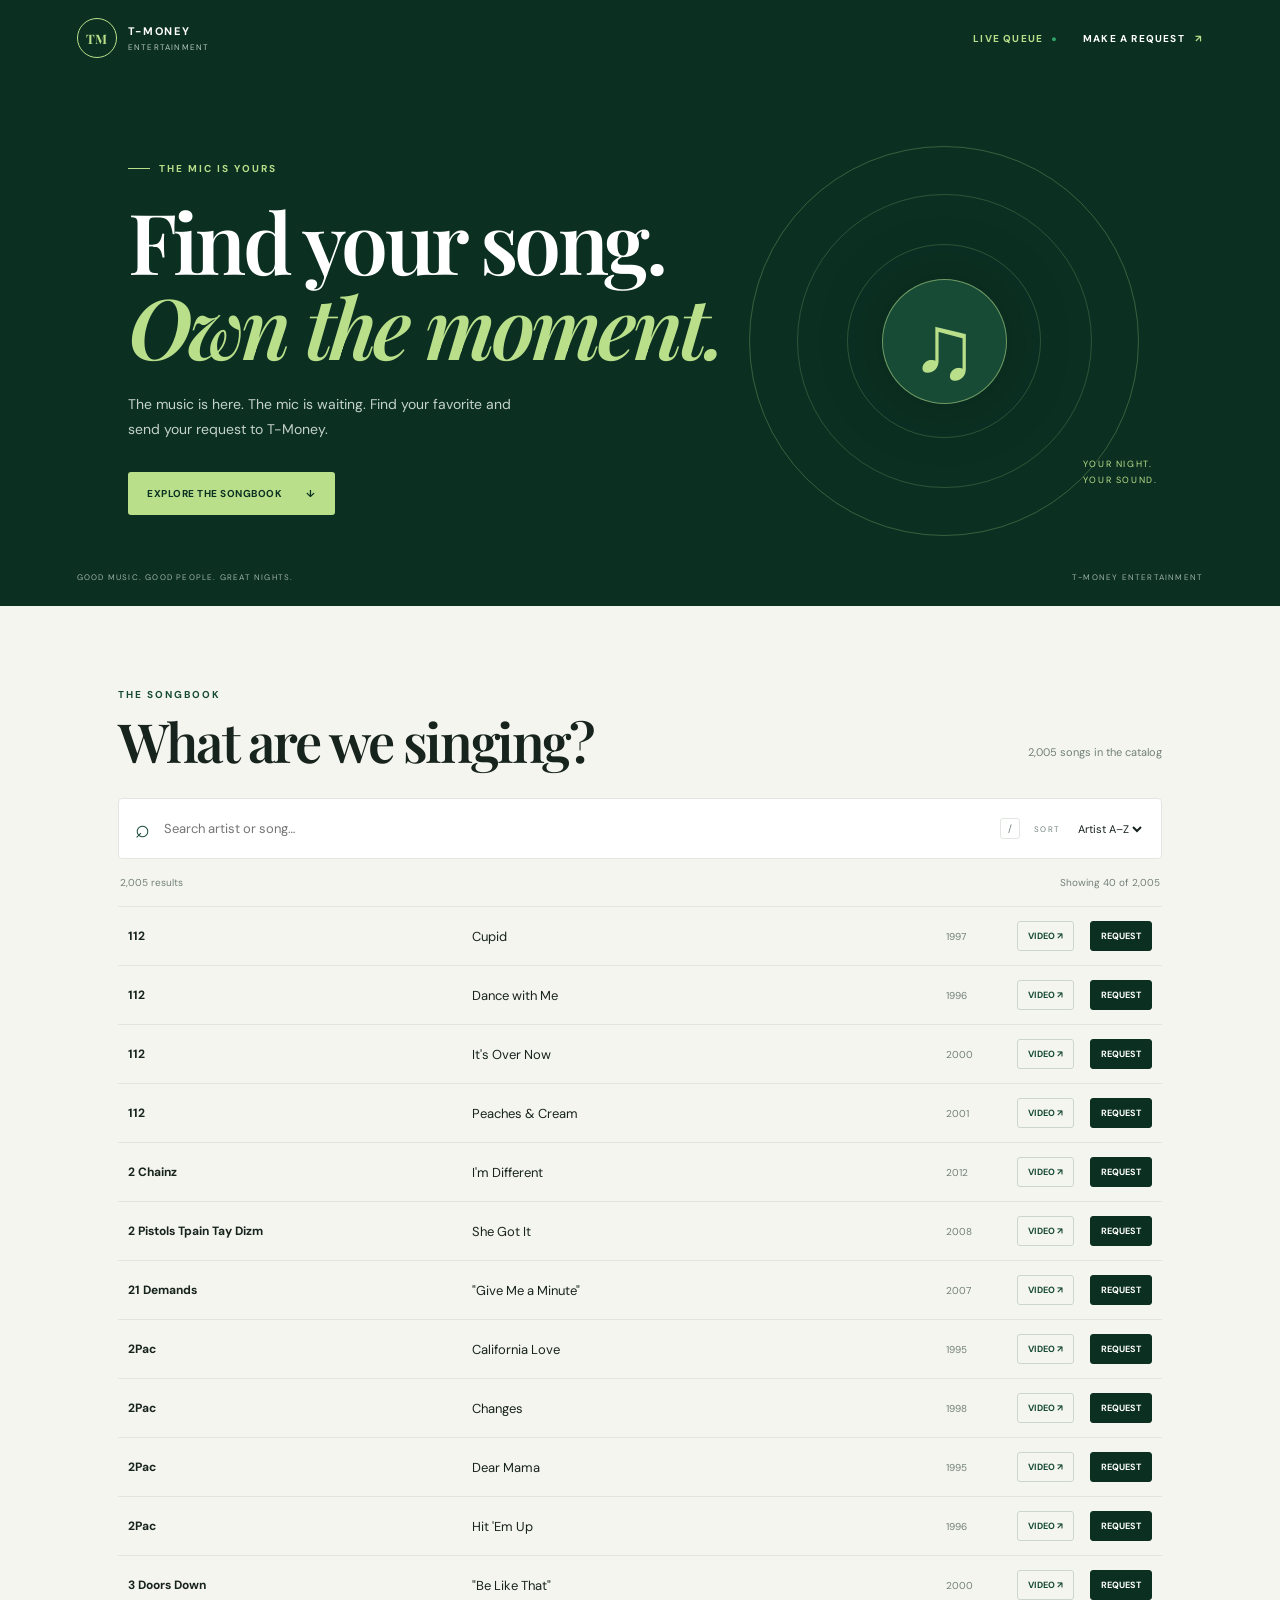
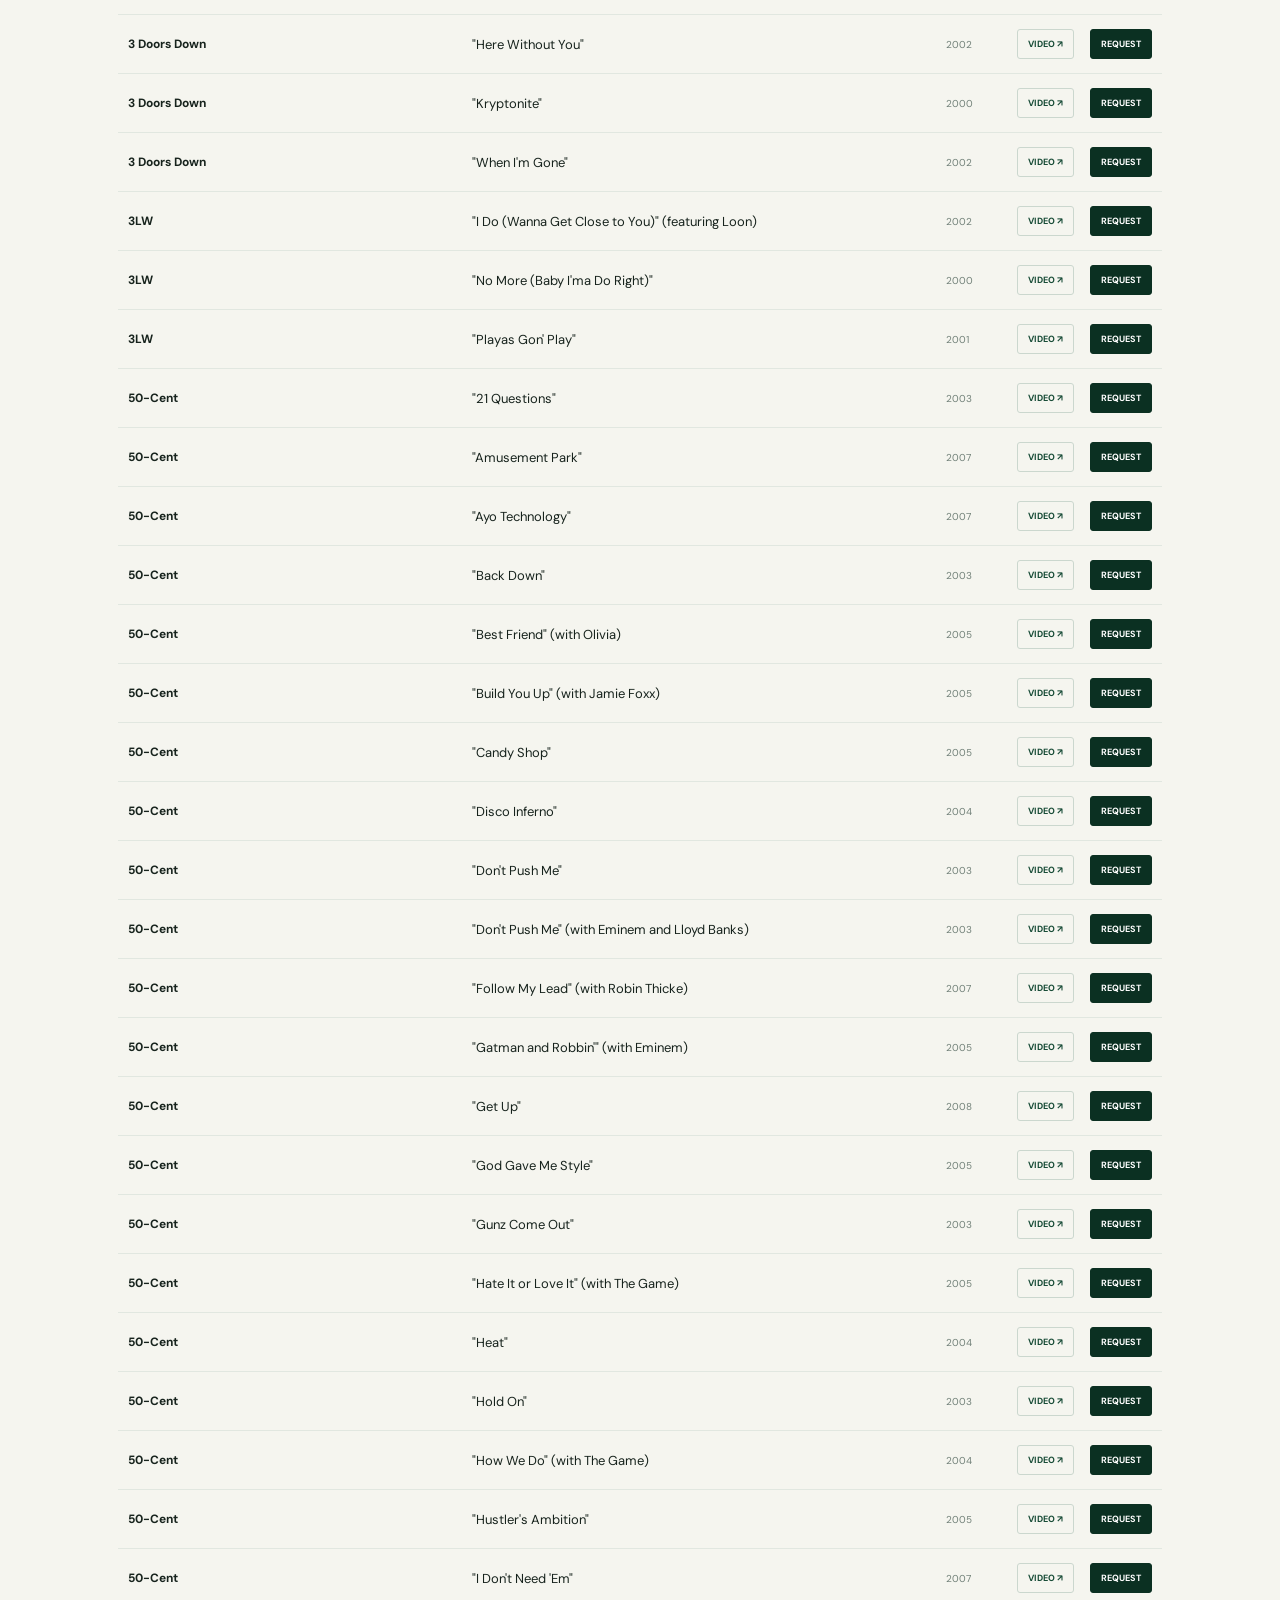
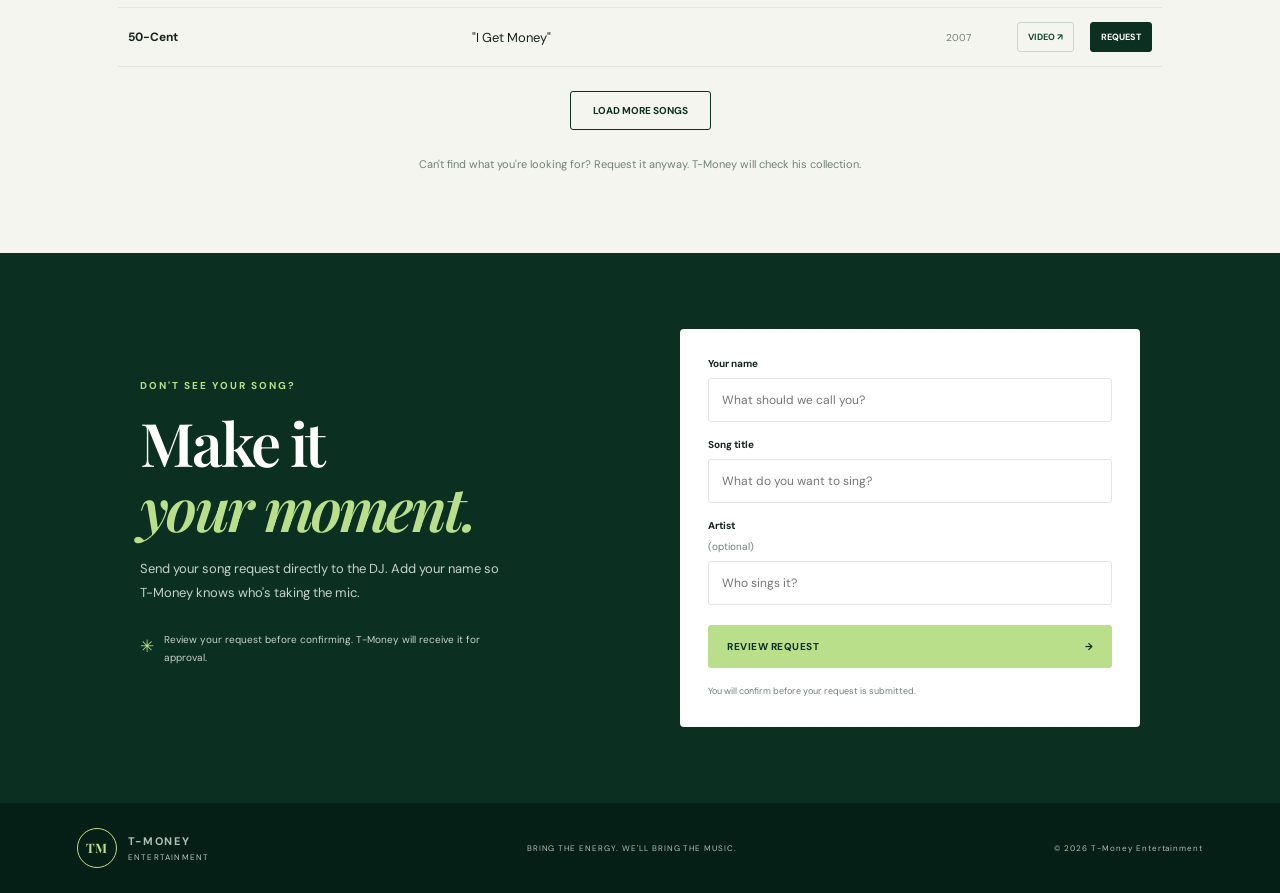
<file: index.html>
<!doctype html>
<html lang="en">
<head>
<meta charset="utf-8"><meta name="viewport" content="width=device-width,initial-scale=1">
<meta name="theme-color" content="#0b3022"><meta name="description" content="Browse the T-Money Entertainment karaoke songbook and request your song.">
<title>T-Money Entertainment | Karaoke Songbook</title>
<link rel="preconnect" href="https://fonts.googleapis.com"><link rel="preconnect" href="https://fonts.gstatic.com" crossorigin>
<link href="https://fonts.googleapis.com/css2?family=DM+Sans:wght@400;500;600;700&family=Playfair+Display:wght@600;700&display=swap" rel="stylesheet">
<link rel="stylesheet" href="styles.css"><script src="config.js"></script><script src="app.js" defer></script>
</head>
<body>
<header class="topbar"><a class="brand" href="#"><span class="brand-mark">TM</span><span><b>T-MONEY</b><small>ENTERTAINMENT</small></span></a><nav class="top-nav"><a class="top-link queue-link" href="queue.html">LIVE QUEUE <span>●</span></a><a class="top-link" href="#request">MAKE A REQUEST <span>↗</span></a></nav></header>
<main>
<section class="hero"><div class="hero-copy"><p class="eyebrow"><i></i> THE MIC IS YOURS</p><h1>Find your song.<br><em>Own the moment.</em></h1><p class="hero-sub">The music is here. The mic is waiting. Find your favorite and send your request to T-Money.</p><a class="button button-lime" href="#songbook">EXPLORE THE SONGBOOK <span>↓</span></a></div><div class="hero-orbit" aria-hidden="true"><div class="orbit orbit-a"></div><div class="orbit orbit-b"></div><div class="music-note">♫</div><span class="orbit-caption">YOUR NIGHT.<br>YOUR SOUND.</span></div><div class="hero-foot"><span>GOOD MUSIC. GOOD PEOPLE. GREAT NIGHTS.</span><span>T-MONEY ENTERTAINMENT</span></div></section>
<section class="catalog wrap" id="songbook"><div class="section-head"><div><p class="eyebrow eyebrow-dark">THE SONGBOOK</p><h2>What are we singing?</h2></div><p class="count" id="catalog-count">Loading songs…</p></div>
<div class="search-tools"><label class="search"><span>⌕</span><input id="search" type="search" placeholder="Search artist or song…" autocomplete="off" aria-label="Search artist or song"><kbd>/</kbd></label><label class="sort-label" for="sort">SORT</label><select id="sort" aria-label="Sort songs"><option value="artist">Artist A–Z</option><option value="title">Song A–Z</option><option value="year">Year</option></select></div>
<div class="result-line"><span id="result-count">All songs</span><span id="showing"></span></div><div id="song-list" class="song-list" aria-live="polite"><p class="loading">Loading the songbook…</p></div><button id="load-more" class="load-more" type="button" hidden>LOAD MORE SONGS</button>
<p class="catalog-hint">Can't find what you're looking for? Request it anyway. T-Money will check his collection.</p></section>
<section class="request-section" id="request"><div class="request-inner"><div class="request-copy"><p class="eyebrow">DON'T SEE YOUR SONG?</p><h2>Make it<br><em>your moment.</em></h2><p>Send your song request directly to the DJ. Add your name so T-Money knows who's taking the mic.</p><p class="request-note"><span>✳</span> Review your request before confirming. T-Money will receive it for approval.</p></div>
<form id="request-form" class="request-form"><label>Your name<input id="requester" maxlength="60" placeholder="What should we call you?" required></label><label>Song title<input id="request-title" maxlength="120" placeholder="What do you want to sing?" required></label><label>Artist <span class="optional">(optional)</span><input id="request-artist" maxlength="120" placeholder="Who sings it?"></label><button class="button button-lime send-button" type="submit">REVIEW REQUEST <span>→</span></button><p id="form-message" class="form-message" role="status">You will confirm before your request is submitted.</p></form><dialog id="confirm-dialog" class="confirm-dialog"><div class="confirm-card"><p class="eyebrow eyebrow-dark">ONE LAST CHECK</p><h2>Send this request?</h2><div id="confirm-details" class="confirm-details"></div><p class="confirm-copy">Your request will be sent to T-Money for approval. It will not enter the singer rotation until accepted.</p><div class="confirm-actions"><button id="cancel-request" class="button button-quiet" type="button">GO BACK</button><button id="confirm-request" class="button button-lime" type="button">CONFIRM &amp; SEND</button></div></div></dialog></div></section>
</main><footer class="footer"><a class="brand" href="#"><span class="brand-mark">TM</span><span><b>T-MONEY</b><small>ENTERTAINMENT</small></span></a><span class="footer-tag">BRING THE ENERGY. WE'LL BRING THE MUSIC.</span><span>© <span id="year"></span> T-Money Entertainment</span></footer>
</body></html>
</file>
<file: styles.css>
:root{--green:#0b3022;--green2:#174b36;--money:#2fa66a;--lime:#b9df8b;--cream:#f5f5ef;--ink:#17231d;--muted:#718078;--line:#e1e7e0;--serif:"Playfair Display",Georgia,serif;--sans:"DM Sans",Arial,sans-serif}*{box-sizing:border-box}html{scroll-behavior:smooth}body{margin:0;background:var(--cream);color:var(--ink);font-family:var(--sans)}a{color:inherit;text-decoration:none}.topbar{height:76px;padding:0 clamp(20px,6vw,88px);display:flex;align-items:center;justify-content:space-between;background:var(--green);color:#fff}.brand{display:inline-flex;align-items:center;gap:11px}.brand-mark{height:40px;width:40px;border:1px solid var(--lime);border-radius:50%;display:grid;place-items:center;color:var(--lime);font:700 13px var(--serif)}.brand b,.brand small{display:block;letter-spacing:.15em}.brand b{font-size:11px}.brand small{font-size:8px;color:#b7c8bd;margin-top:4px}.top-link{font-size:10px;font-weight:700;letter-spacing:.12em}.top-link span{color:var(--lime);margin-left:7px}.hero{min-height:530px;position:relative;overflow:hidden;display:flex;align-items:center;padding:70px clamp(24px,10vw,150px) 75px;background:var(--green);color:#fff}.hero-copy{position:relative;z-index:2;max-width:620px}.eyebrow{display:flex;align-items:center;gap:9px;margin:0;color:var(--lime);font-size:10px;font-weight:700;letter-spacing:.2em}.eyebrow i{width:22px;height:1px;background:var(--lime)}h1,h2{font-family:var(--serif);font-weight:600;letter-spacing:-.045em}h1{font-size:clamp(48px,7vw,84px);line-height:1.02;margin:23px 0}h1 em,h2 em{color:var(--lime);font-weight:600}.hero-sub{max-width:390px;color:#c5d2ca;font-size:14px;line-height:1.8;margin:0 0 30px}.button{display:inline-flex;align-items:center;justify-content:space-between;gap:24px;border:0;border-radius:3px;padding:15px 19px;font:700 10px var(--sans);letter-spacing:.05em;cursor:pointer;transition:transform .18s,filter .18s}.button:hover{transform:translateY(-2px);filter:brightness(1.05)}.button-lime{background:var(--lime);color:var(--green)}.hero-orbit{position:absolute;right:clamp(25px,11vw,165px);top:50%;transform:translateY(-50%);width:min(37vw,390px);aspect-ratio:1;border:1px solid #b9df8b44;border-radius:50%;display:grid;place-items:center}.orbit{position:absolute;border:1px solid #b9df8b33;border-radius:50%}.orbit-a{inset:12%}.orbit-b{inset:25%}.music-note{width:125px;height:125px;border:1px solid #b9df8b88;border-radius:50%;background:var(--green2);display:grid;place-items:center;color:var(--lime);font:90px var(--serif);box-shadow:0 0 70px #0003}.orbit-caption{position:absolute;right:-5%;bottom:12%;font-size:9px;line-height:1.8;letter-spacing:.18em;color:var(--lime)}.hero-foot{position:absolute;bottom:24px;left:clamp(20px,6vw,88px);right:clamp(20px,6vw,88px);display:flex;justify-content:space-between;color:#9eb1a5;font-size:8px;letter-spacing:.15em}.wrap{max-width:1100px;margin:auto;padding:82px 28px}.section-head{display:flex;align-items:end;justify-content:space-between;margin-bottom:28px}.eyebrow-dark{color:var(--green2)}h2{font-size:clamp(36px,5vw,54px);line-height:1.08;margin:11px 0 0}.count{font-size:11px;color:var(--muted)}.search-tools{display:flex;align-items:center;gap:14px;padding:13px 16px;background:#fff;border:1px solid var(--line);border-radius:4px}.search{display:flex;align-items:center;gap:12px;flex:1}.search>span{font-size:25px;color:var(--green2)}.search input{width:100%;border:0;outline:0;font:13px var(--sans)}kbd{border:1px solid var(--line);border-radius:3px;padding:3px 7px;color:var(--muted);font:10px var(--sans)}.sort-label{font-size:8px;letter-spacing:.15em;color:var(--muted)}select{border:0;background:white;color:var(--ink);font:11px var(--sans);outline:0}.result-line{display:flex;justify-content:space-between;padding:17px 2px;color:var(--muted);font-size:10px}.song-list{border-top:1px solid var(--line)}.song-row{display:grid;grid-template-columns:1fr 1.4fr 55px auto auto;align-items:center;gap:16px;padding:14px 10px;border-bottom:1px solid var(--line)}.song-row:hover{background:#fff}.artist{font-size:12px;font-weight:700}.title{font-size:13px}.song-year{font-size:10px;color:var(--muted)}.video-link,.request-song{padding:8px 10px;border:1px solid #cbd7ce;border-radius:3px;background:transparent;color:var(--green2);font:700 9px var(--sans);white-space:nowrap;cursor:pointer}.request-song{background:var(--green);border-color:var(--green);color:white}.loading,.empty{padding:36px 10px;text-align:center;color:var(--muted);font-size:13px}.load-more{display:block;margin:24px auto 0;padding:12px 22px;border:1px solid var(--green);border-radius:3px;background:transparent;color:var(--green);font:700 10px var(--sans);cursor:pointer}.catalog-hint{text-align:center;color:var(--muted);font-size:11px;margin:27px 0 0}.request-section{background:var(--green);color:#fff;padding:76px 28px}.request-inner{max-width:1000px;margin:auto;display:grid;grid-template-columns:1fr 1fr;gap:80px;align-items:center}.request-copy h2{font-size:clamp(42px,5vw,60px);margin:18px 0}.request-copy>p:not(.eyebrow){max-width:360px;color:#c5d2ca;font-size:13px;line-height:1.8}.request-note{display:flex;gap:10px;margin-top:27px!important;font-size:10px!important}.request-note span{color:var(--lime);font-size:17px}.request-form{display:grid;gap:16px;padding:28px;background:#fff;color:var(--ink);border-radius:4px}.request-form label{display:grid;gap:8px;font-size:10px;font-weight:700}.request-form input{padding:13px;border:1px solid var(--line);border-radius:3px;font:12px var(--sans);outline-color:var(--money)}.optional{font-weight:400;color:var(--muted)}.send-button{width:100%;margin-top:4px}.form-message{margin:0;color:var(--muted);font-size:9px;line-height:1.6}.footer{min-height:90px;display:flex;align-items:center;justify-content:space-between;gap:18px;padding:20px clamp(20px,6vw,88px);background:#061f16;color:#aebfb5}.footer-tag,.footer>span:last-child{font-size:8px;letter-spacing:.12em}@media(max-width:760px){.hero{min-height:560px;padding:65px 24px 85px;align-items:flex-start}.hero-orbit{width:210px;right:-40px;top:auto;bottom:55px;transform:none;opacity:.55}.music-note{width:80px;height:80px;font-size:60px}.hero-foot{font-size:7px}.hero-foot span:last-child{display:none}.wrap{padding:62px 18px}.section-head{align-items:start;flex-direction:column;gap:8px}.search-tools{flex-wrap:wrap}.search{flex-basis:100%}.sort-label{margin-left:4px}.song-row{grid-template-columns:1fr auto;gap:7px 12px;padding:14px 8px}.artist{grid-column:1}.title{grid-column:1;grid-row:2}.song-year{grid-column:1;grid-row:3}.video-link{grid-column:2;grid-row:1}.request-song{grid-column:2;grid-row:2/4}.request-section{padding:62px 18px}.request-inner{grid-template-columns:1fr;gap:32px}.footer{flex-wrap:wrap}.footer-tag{display:none}}
.top-nav{display:flex;align-items:center;gap:25px}.queue-link{color:var(--lime)}.queue-link span{font-size:9px;color:var(--money);margin-left:5px}
.confirm-dialog{width:min(92vw,470px);border:0;border-radius:8px;padding:0;background:transparent;box-shadow:0 24px 80px #0005}.confirm-dialog::backdrop{background:#061f16bb;backdrop-filter:blur(3px)}.confirm-card{background:var(--cream);padding:30px;border-radius:8px}.confirm-card h2{font-size:36px;margin:12px 0 20px}.confirm-details{background:#fff;border:1px solid var(--line);padding:16px;border-radius:5px;display:grid;gap:7px;font-size:13px}.confirm-details strong{font-size:15px}.confirm-copy{font-size:12px;line-height:1.7;color:var(--muted)}.confirm-actions{display:flex;gap:10px;margin-top:22px}.confirm-actions button{flex:1;justify-content:center}.button-quiet{background:#e5e9e3;color:var(--green)}.form-message[data-state=error]{color:#a33}.form-message[data-state=success]{color:#17643c}
.live-page{min-height:100vh;background:var(--green);color:#fff}.live-main,.dj-main{max-width:900px;margin:auto;padding:65px 25px 85px}.live-heading h1,.dj-heading h1{font-size:clamp(48px,8vw,76px);line-height:1.02;margin:18px 0}.live-heading>p:last-child{color:#c5d2ca;font-size:13px}.live-now{margin:40px 0 48px;padding:30px;background:var(--green2);border:1px solid #b9df8b55;border-radius:8px}.live-label{color:var(--lime);font-size:10px;font-weight:700;letter-spacing:.2em}.live-now h2{font-size:clamp(32px,5vw,48px);margin:13px 0 5px}.live-now>p:last-child{color:#d2ded5;font-size:14px}.coming-heading{display:flex;align-items:center;justify-content:space-between;gap:15px;margin-bottom:18px}.coming-heading h2{font-size:30px;margin:0}.coming-heading>span{font-size:11px;color:#c5d2ca}.public-queue{border-top:1px solid #ffffff30}.public-queue-row{display:flex;align-items:center;gap:20px;padding:19px 10px;border-bottom:1px solid #ffffff25}.queue-number{font:600 24px var(--serif);color:var(--lime);min-width:24px}.queue-person{display:grid;gap:5px}.queue-person strong{font-size:14px}.queue-person small{font-size:11px;color:#c5d2ca}.queue-empty{padding:25px 5px;color:#c5d2ca;font-size:12px}.queue-cta{display:flex;align-items:center;justify-content:space-between;gap:20px;margin-top:48px;padding:22px 0;border-top:1px solid #ffffff25}.queue-cta p{font:600 22px var(--serif)}.live-footnote{color:#9eb1a5;font-size:10px;margin-top:28px}.dj-heading{margin-bottom:30px}.dj-panel{background:#fff;color:var(--ink);border-radius:7px;padding:25px;margin:20px 0}.dj-panel h2{font-size:26px;margin:0}.dj-login{display:grid;gap:15px;max-width:420px;margin-top:20px}.dj-login label{display:grid;gap:7px;font-size:11px;font-weight:700}.dj-login input{padding:12px;border:1px solid var(--line);border-radius:3px;font:13px var(--sans)}.dj-list{border-top:1px solid var(--line)}.dj-row{display:flex;align-items:center;justify-content:space-between;gap:15px;padding:15px 0;border-bottom:1px solid var(--line)}.dj-row>div:first-child{display:grid;gap:5px}.dj-row strong{font-size:12px}.dj-row small{font-size:11px;color:var(--muted)}.dj-actions{display:flex;gap:6px}.dj-actions button{padding:8px 10px;border:1px solid var(--green);border-radius:3px;background:var(--green);color:white;font:700 9px var(--sans);cursor:pointer}.dj-actions .decline{background:white;color:#8d3b3b;border-color:#d7baba}.footer{background:#061f16}
@media(max-width:600px){.top-nav{gap:13px}.top-link{font-size:8px}.confirm-card{padding:23px}.confirm-actions{flex-direction:column}.live-main,.dj-main{padding:48px 18px}.live-now{padding:23px}.queue-cta{align-items:flex-start;flex-direction:column}.dj-panel{padding:18px}.dj-row{align-items:flex-start;flex-direction:column}.dj-actions{width:100%}}
</file>
